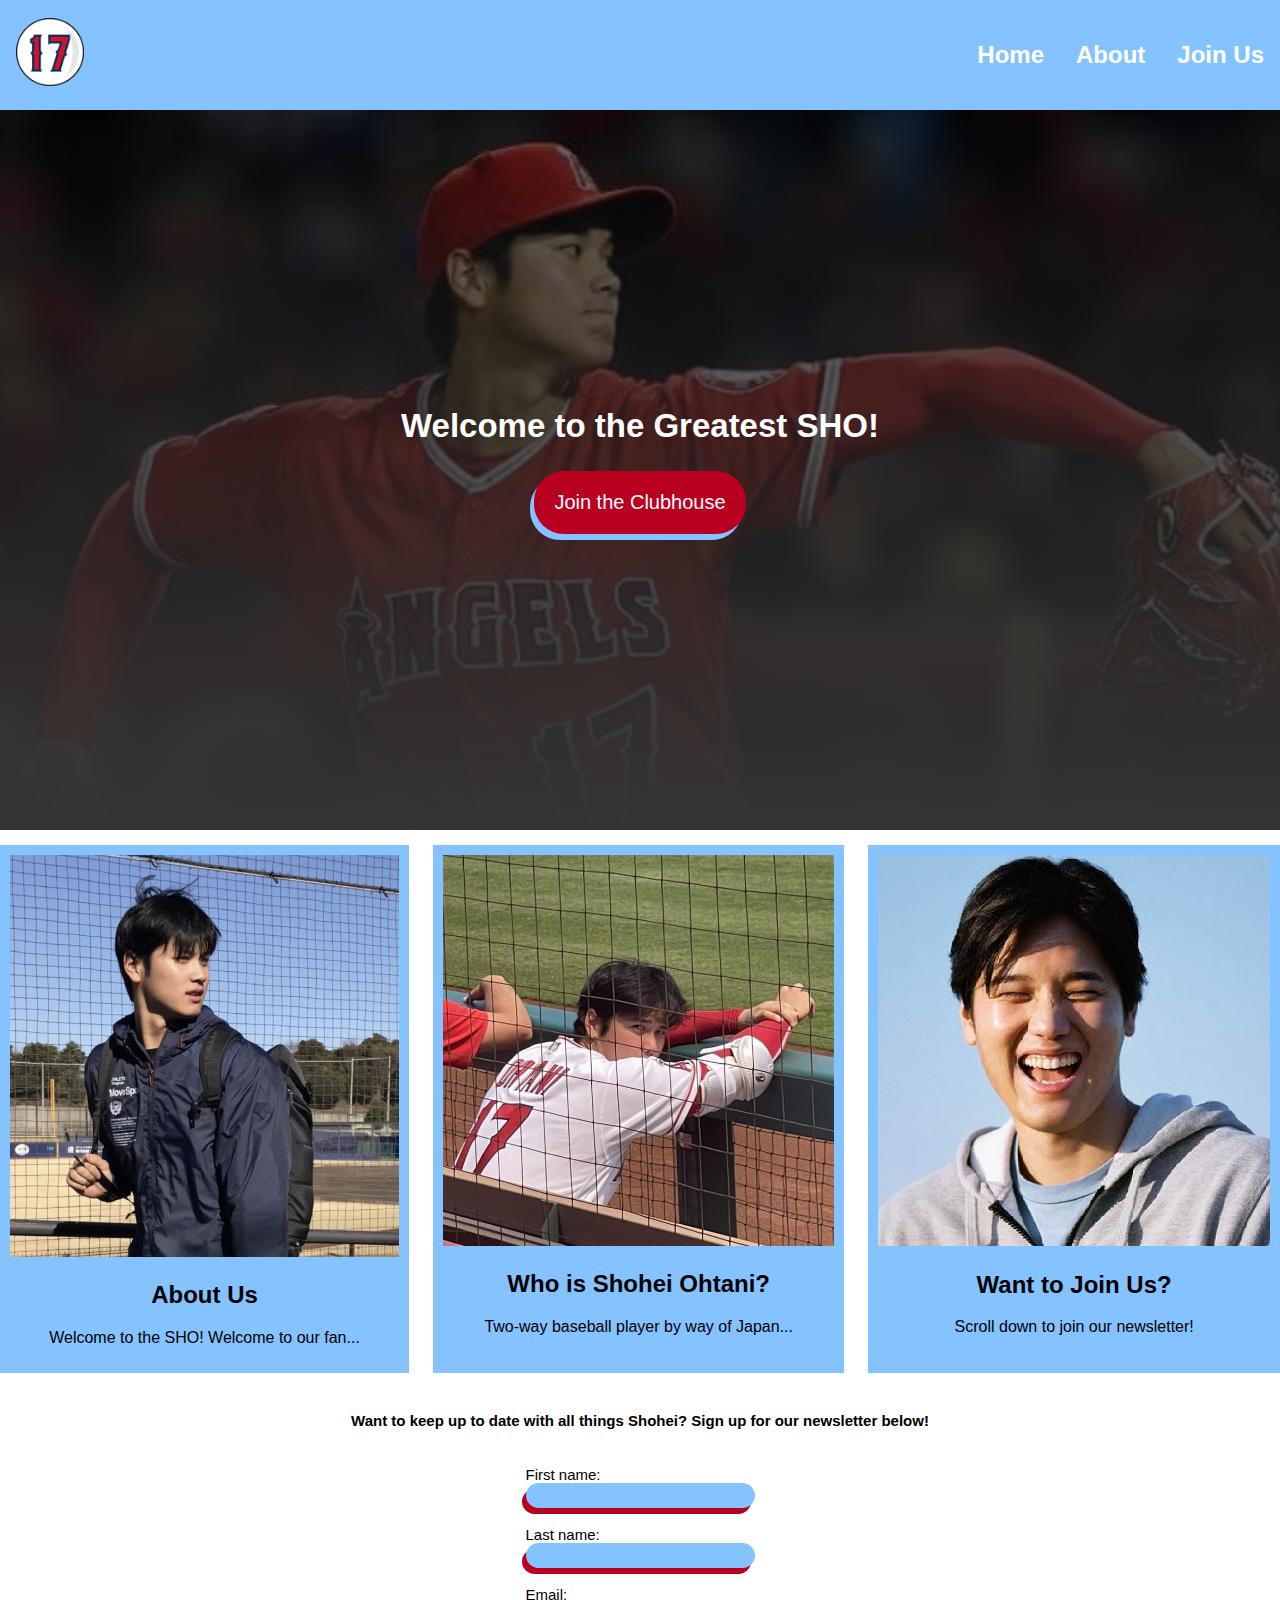
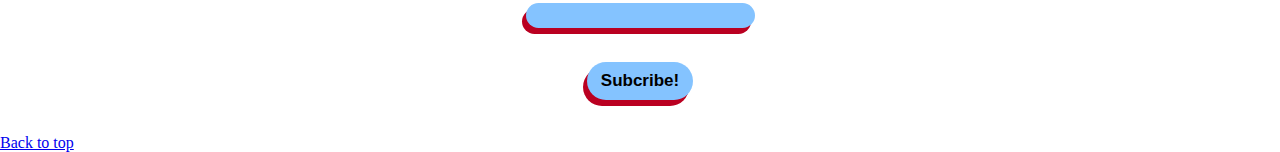
<file: index.html>
<!doctype html>
<html class="no-js" lang="en">

<head>
  <meta charset="utf-8">
  <title>Ohtani Appreciation</title>
  <meta name="description" content="An appreciation page for Shohei Ohtani">
  <meta name="viewport" content="width=device-width, initial-scale=1">

  <meta property="og:title" content="">
  <meta property="og:type" content="">
  <meta property="og:url" content="">
  <meta property="og:image" content="">

  <link rel="manifest" href="site.webmanifest">
  <link rel="apple-touch-icon" href="icon.png">
  <!-- Place favicon.ico in the root directory -->

  <link rel="stylesheet" href="css/normalize.css">
  <link rel="stylesheet" href="css/main.css">

  <meta name="theme-color" content="#fafafa">
</head>

<body>
  <!-- Place your site's HTML here -->


<div class="ohtani-main-main-wrapper"></div>
<!-- Load an icon library to show a hamburger menu (bars) on small screens -->
<link rel="stylesheet" href="https://cdnjs.cloudflare.com/ajax/libs/font-awesome/4.7.0/css/font-awesome.min.css">
<link rel="preconnect" href="https://fonts.googleapis.com">
<link rel="preconnect" href="https://fonts.gstatic.com" crossorigin>
<link href="https://fonts.googleapis.com/css2?family=Playfair+Display:ital,wght@0,400;1,900&display=swap" rel="stylesheet">

<header class="ohtani-header">
<div class="topnav" id="myTopnav">
<a href="#home" class="logo active">
  <div id="back-to-top"></div>
  <img class="ohtani-logo" src="./img/ohtani-logo.png" alt=""></a>
<nav class="ohtani-nav">
<a class="blank" href=""></a>
<a href="./index.html">Home</a>
<a href="">About</a>
<a href="">Join Us</a>
</nav>
<a href="javascript:void(0);" class="icon" onclick="myFunction()">
  <i class="fa fa-bars"></i>
</a>
</div>
</header>

    <div class="ohtani-hero">
      <div class="ohtani-main-main-wrapper">
      <h1 class="ohtani-headline">Welcome to the Greatest SHO!</h1>
      <!-- <a> element links to the section below -->
      <p><a class="learn-more-button" href="#subscribe-button">Join the Clubhouse</a></p>

      <!-- Heading to link to -->
      <div id="subscribe-button"></div>
    </div>
  </div>

  <main class="ohtani-main-wrapper">
      <div class="ohtani-content"></div>
    </div>
  </main> 
  <div class="ohtani-main-wrapper">
    <main class="ohtani-main">

    
      <!-- featured section -->
      <div class="ohtani-feature-items">
        <!-- first section -->
        <div class="ohtani-feature-item">
        <img src="./img/ohtani-movie-star.jpg" alt=""> 
          <h2>About Us</h2>
          <p class="ohtani-mini-text">Welcome to the SHO! Welcome to our fan...</p>
        </div>

        <!-- second section -->
        <div class="ohtani-feature-item">
          <img src="./img/ohtani-look-back.jpg" alt="">
          <h2>Who is Shohei Ohtani?</h2>
          <p class="ohtani-mini-text">Two-way baseball player by way of Japan... </p>
        </div>

        <!-- third section -->
        <div class="ohtani-feature-item">
          <img src="./img/shohei-ohtani-smile-01-01.jpg" alt="">
          <h2>Want to Join Us?</h2>
          <p class="ohtani-mini-text">Scroll down to join our newsletter! </p>
        </div>
      </div>
    </main>
    <br>

    <div class="ohtani-link" id="subscribe-button"></div>
    <div class="ohtani-link">
    <footer class="ohtani-footer">Want to keep up to date with all things Shohei? Sign up for our newsletter below!</footer><br>
    <br></div>
    <form action="thank-you-page.html" class="ohtani-form">
      <label class="form-input" for="fname">First name:</label><br>
      <input type="text" id="fname" name="fname" value=""><br><br>
      <label class="form-input" for="lname">Last name:</label><br>
      <input type="text" id="lname" name="lname"><br><br>
      <label class="form-input" for="email">Email:</label><br>
      <input type="email" id="email" name="email" required> <br><br>
      <p>
        <input class="subscribe-button" type="submit" value="Subcribe!">
      </p>
      </form>
  </div>
</div>
  <br>
  <a href="#back-to-top" img src="./img/ohtani-logo.png" alt="">Back to top</a>
  <script src="js/main.js"></script>
</body>

</html>
</file>
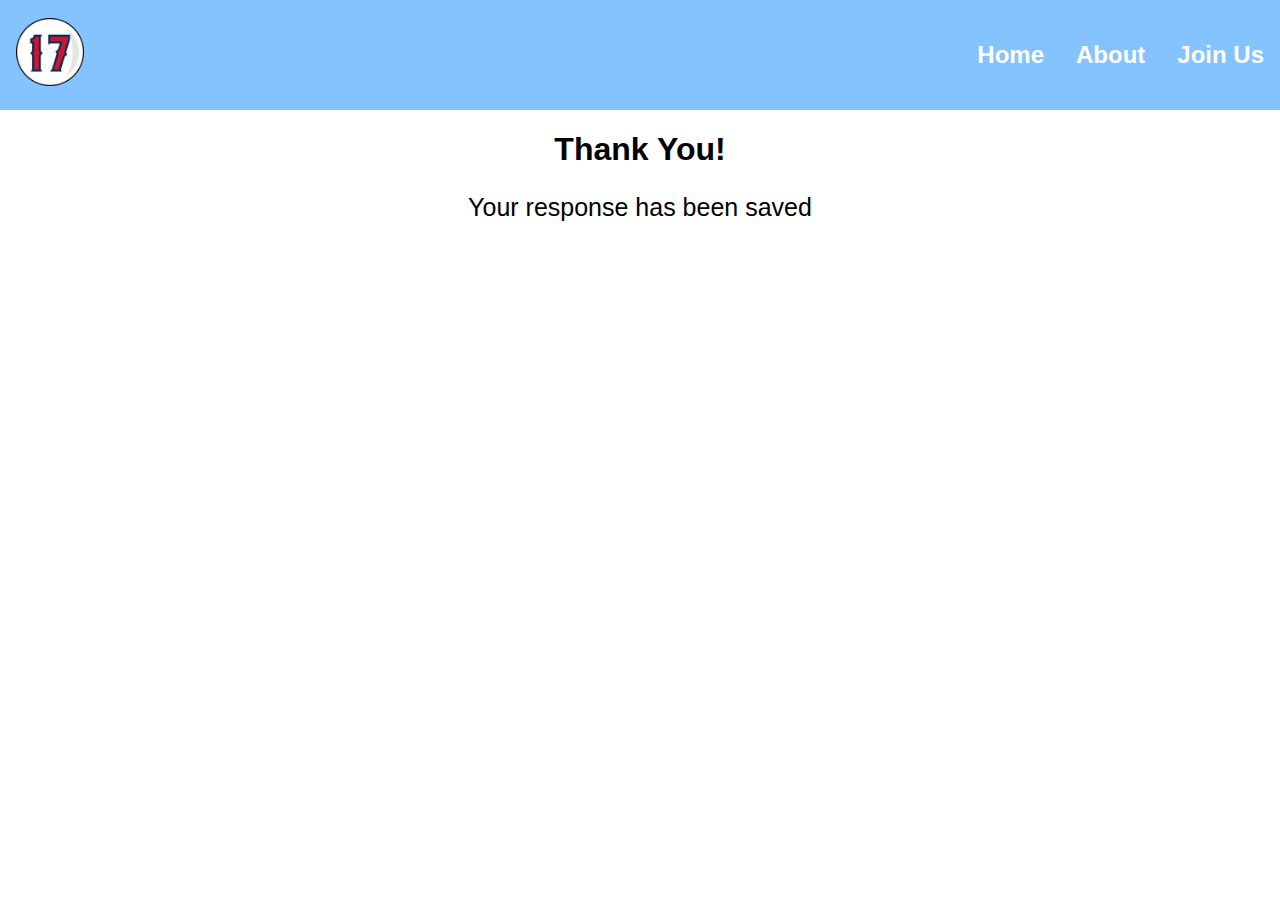
<file: thank-you-page.html>
<!doctype html>
<html class="no-js" lang="en">

<head>
  <meta charset="utf-8">
  <title>Responsive Layouts</title>
  <meta name="description" content="This site will serve as the hub for many sub responsive layouts">
  <meta name="viewport" content="width=device-width, initial-scale=1">

  <meta property="og:title" content="">
  <meta property="og:type" content="">
  <meta property="og:url" content="">
  <meta property="og:image" content="">

  <link rel="manifest" href="site.webmanifest">
  <link rel="apple-touch-icon" href="icon.png">
  <!-- Place favicon.ico in the root directory -->

  <link rel="stylesheet" href="css/normalize.css">
  <link rel="stylesheet" href="css/main.css">

  <meta name="theme-color" content="#fafafa">
</head>

<link rel="stylesheet" href="https://cdnjs.cloudflare.com/ajax/libs/font-awesome/4.7.0/css/font-awesome.min.css">

<body>
  <!-- Place your site's HTML here -->
  <header class="ohtani-header">
    <div class="topnav" id="myTopnav">
    <a href="#home" class="logo active">
      <div id="back-to-top"></div>
      <img class="ohtani-logo" src="./img/ohtani-logo.png" alt=""></a>
    <nav class="ohtani-nav">
    <a class="blank" href=""></a>
    <a href="./index.html">Home</a>
    <a href="">About</a>
    <a href="">Join Us</a>
    </nav>
    <a href="javascript:void(0);" class="icon" onclick="myFunction()">
      <i class="fa fa-bars"></i>
    </a>
    </div>
    </header>
    <main class="ohtani-main">
      <h1 class="thanks-page">Thank You!</h1>
      <p class="thanks-page-mini-text">Your response has been saved</p>
      <iframe src="https://giphy.com/embed/xIg3pnpsmfUBaxfGVf" width="480" height="270" frameBorder="0" class="ohtani-gif" allowFullScreen></iframe><p><a href="https://giphy.com/gifs/mlb-sports-baseball-xIg3pnpsmfUBaxfGVf"></a></p>
    </main>
  </div>
  <script src="js/main.js"></script>
</body>

</html>
</file>
<file: css/main.css>
img {
    width: 100%;
}

.logo{
    width: 100px;
}

.ohtani-logo{
    align-items: center;
}

.blank{
    gap: 20px;
}

.ohtani-header{
    background-color: #84c3ff;
}

.topnav {
    align-items: center;
    overflow: hidden;
    
  }
  
  .topnav #myLinks {
    display: none;
  }
  
  .topnav a {
    color: #ffffff;
    padding: 14px 16px;
    text-decoration: none;
    margin-top: 4px;    
    margin-bottom: 4px;
    font-size: 24px;
    font-weight: bold;
    font-family: 'Unbounded', sans-serif;
  }
  

  .topnav a:hover {
    background-color: #ba0021;
    color: #ffffff;
  }

  .active {
    background-color: #84c3ff;
    color: #ffffff;
  }

* {
    box-sizing: border-box;

}

input, textarea{
    box-sizing: border-box;
    border-radius: 30px;
    box-shadow: -4px 6px #ba0021;
    background-color: #84c3ff;
    border-top-color: transparent;
    border-bottom-color: transparent;
    border-right-color: transparent;
    border-left-color: transparent;
    font-size: 17px;
}

.subscribe-button{
    font-size: 17px;
    font-weight: bold;
    width: 106px;
    height: 38px;
}

a:hover{
    background-color: #ba0021
}

a:-webkit-any-link {
    cursor: pointer;
}

.ohtani-main-main-wrapper{
    align-items: center;
    overflow: clip;
    justify-content: flex-end;
    position: absolute;
    font-size: 1px;
}

.ohtani-footer{
    padding-top: 20px;
    font-weight: bolder;
    font-size: 15px;
    text-align: center;
    font-family: 'Unbounded', sans-serif;
}

form{
    font-size: 15px;
    display: block;
    margin-left: auto;
    margin-right: auto;
    font-weight: light;
    font-family: 'Unbounded', sans-serif;
}


/* Hide the link that should open and close the topnav on small screens */
.topnav .icon {
    display: none;
  }

  
  /* When the screen is less than 600 pixels wide, hide all links, except for the first one ("Home"). Show the link that contains should open and close the topnav (.icon) */
  @media screen and (max-width: 600px) {
    .topnav a:not(:first-child) {display: none;}
    .topnav a.icon {
      display: flex;
      position: absolute;
      right: 28px;
      top: 27px;
      font-size: 23px;
      background-color:#84c3ff ;
    }
  }
  
  /* The "responsive" class is added to the topnav with JavaScript when the user clicks on the icon. This class makes the topnav look good on small screens (display the links vertically instead of horizontally) */
  @media screen and (max-width: 600px) {
    .topnav.responsive {position: relative;}
    .topnav.responsive a.icon {
      display: flex;
      position: absolute;
      background-color: #ba0021;
      right: 28px;
      top: 27px;
      font-size: 23px;
    }
    .topnav.responsive a {
      position: relative;
      display: block;
      text-align: center;
    }
  }
  
  @media (max-width: 600px) {
      .topnav{
      display: flex;
      align-items: center;
      justify-content: space-between;
      }
  }

  @media (min-width: 601px) {
    .topnav{
    display: flex;
    align-items: center;
    justify-content: space-between;
    }
}

  @media (min-width: 601px) {
    .ohtani-hero{
    position: relative;
    }
}

  @media (min-width: 601px) {
    .ohtani-headline{
    display: flex;
    align-items: center;
    justify-content: space-between;
    }
}

.ohtani-hero{
    min-height: 80vh;
    display: flex;
    align-items: center;
    justify-content: center;
    background: linear-gradient( rgba(0, 0, 0, 0.55), rgba(52, 52, 52, 1.55) ), url(../img/ohtani-pitching-cropped.jpg);
    background-size: cover;
    background-position: center;
}


.learn-more-button{
    box-sizing: border-box;
    box-shadow: -4px 6px #84c3ff;
    background-color: #ba0021;
    font-size: 2vw;
    color: #ffffff;
    position: relative;
    border: none;
    padding: 20px;
    text-align: center;
    text-decoration: none;
    display: inline-block;
    font-size: 20px;
    margin: 4px 2px;
    border-radius: 30px;
    cursor: pointer;
}

.thanks-page-mini-text{
    font-size: 25px;
}

.thanks-page{
    text-align: center;
}

.text-container {
    position: absolute;
    color: #ffffff;
    left: 18rem;
    top: 2rem;
    background-color: rgb(41, 41, 41, 0.8);
    padding: 1rem;
}
    
.ohtani-image{
    opacity: 23%;
    text-transform: capitalize;
    color: #ffffff;
    background-size: cover;
    background-position: center;
}

.ohtani-feature-items{
    display: flex;
    gap: 24px;
    flex-direction: column;
    padding-top: 15px;
}


@media (min-width: 768px) {
    .ohtani-feature-items{
        flex-direction: row;
    }
}

.ohtani-feature-item-back{
    justify-content: center;
}

.ohtani-nav{
    display: flex;
    justify-content: flex-end;
   /* margin-top: -82px;
    padding-bottom: 20px; */
    overflow: hidden;
}

.ohtani-mini-text{
    color: #000000;
    font-weight: lighter;
    font-family: 'Unbounded', sans-serif;
}

.ohtani-feature-item{
    background-color: #84c3ff;
    padding: 10px;
    box-sizing: border-box;
}

.div{
    display: block;
}

.ohtani-main-wrapper{
    display: flex;
    flex-direction: column;
    align-items: center;
}

.ohtani-headline{
    font-size: 33px;
    text-align: center;
    color: #ffffff;
    font-family: 'Unbounded', sans-serif;
}

h1{
    font-weight: 700;
    font-family: 'Unbounded', sans-serif;
}

 h2{
    text-align: center;
    font-size: 1.5rem;
    font-family: 'Unbounded', sans-serif;
 }

 p{
    text-align: center;
    font-size: 1rem;
    font-weight: lighter;
    font-family: 'Unbounded', sans-serif;
 }

nav a{
    transition: all .25s ease;
    width: auto;
}

.ohtani-gif{
   display: flex;
    width: 100%;
}

a{
    background-color: transparent;
}

html{
    line-height: 1.15;
    -webkit-text-size-adjust: 100%;
}
</file>
